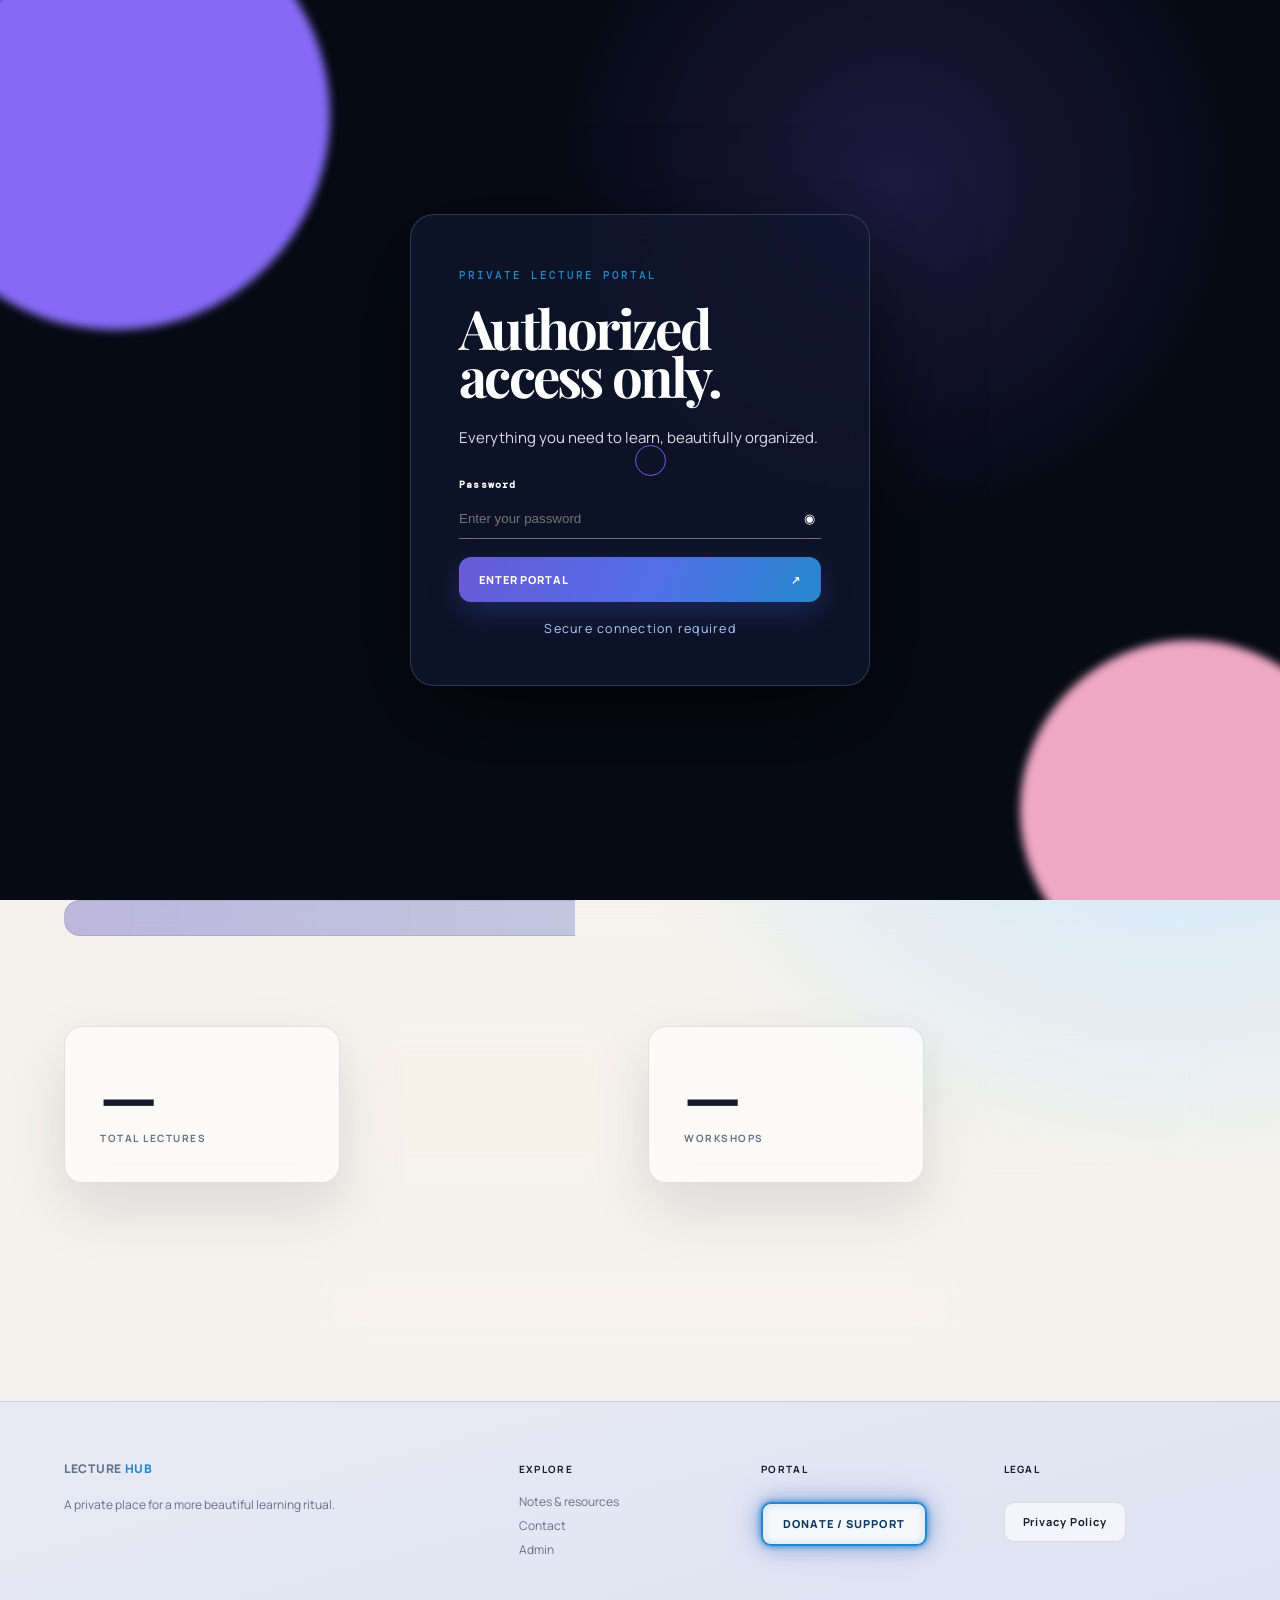
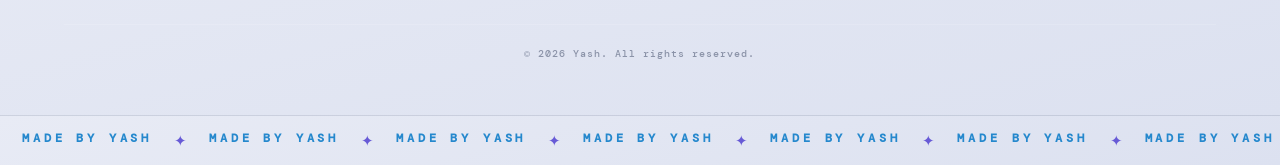
<file: index.html>
<!doctype html><html lang="en"><head><meta charset="utf-8"><meta name="viewport" content="width=device-width,initial-scale=1"><title>Lecture Hub — Private Portal</title><link rel="stylesheet" href="styles.css"></head><body data-page="home"><div class="site"><nav class="nav"><a class="brand" href="index.html">LECTURE <i>HUB</i></a><button class="menu" aria-label="Menu">☰</button><div class="nav-links"><a class="active" href="index.html">HOME</a><a href="module-1.html">MODULE 1</a><a href="module-2.html">MODULE 2</a><a href="module-3.html">MODULE 3</a><a href="workshops.html">WORKSHOPS</a><a href="optional-classes.html">OPTIONAL</a><a href="notes.html">NOTES</a><a href="contact.html">CONTACT</a><a href="admin.html">ADMIN</a></div></nav><main><section class="hero"><div class="hero-content reveal"><span class="eyebrow">✦ PORTAL ONLINE</span><h1>LECTURE<br>HUB</h1><p>Everything you need to learn, beautifully organized.</p><div class="hero-actions"><a class="button primary ripple" href="module-1.html">EXPLORE LECTURES <b>↓</b></a><a class="button ripple" href="notes.html">VIEW NOTES <b>↗</b></a></div></div><div class="hero-orbit">A CURATED LEARNING ARCHIVE</div></section><div id="announce" class="announcement"></div><section id="stats" class="stats"><div><strong>—</strong><span>TOTAL LECTURES</span></div><div><strong>—</strong><span>MODULES</span></div><div><strong>—</strong><span>WORKSHOPS</span></div><div><strong>—</strong><span>OPTIONAL CLASSES</span></div></section><div class="donate-note">Enjoying the archive? Please consider a small donation from the <a href="contact.html">Contact</a> section to help keep it running.</div></main><footer class="footer"><div><a class="brand" href="index.html">LECTURE <i>HUB</i></a><p>A private place for a more beautiful learning ritual.</p></div><div><b>EXPLORE</b><p><a href="notes.html">Notes &amp; resources</a><br><a href="contact.html">Contact</a><br><a href="admin.html">Admin</a></p></div><div><b>PORTAL</b><p><a href="contact.html">Donate / support</a><br><a href="privacy.html">Privacy Policy</a><br>MADE BY YASH</p></div><div class="copyright">© 2026 Yash. All rights reserved.</div></footer></div><script src="api.js"></script><script src="auth.js"></script><script src="animations.js"></script><script src="app.js"></script><script>document.querySelector('.menu').onclick=()=>document.querySelector('.nav').classList.toggle('open')</script></body></html>
</file>
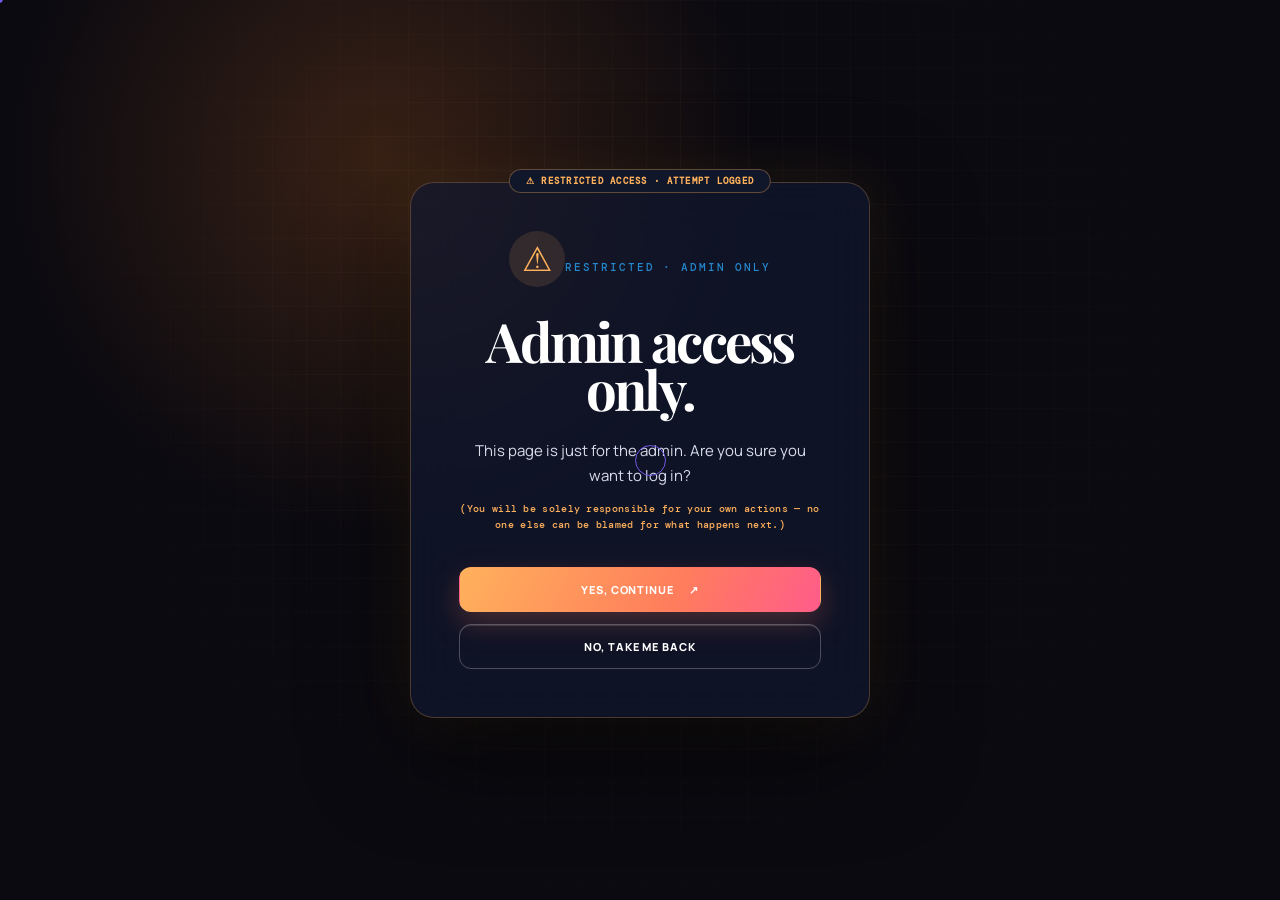
<file: admin.html>
<!doctype html><html lang="en"><head><meta charset="utf-8"><meta name="viewport" content="width=device-width,initial-scale=1"><title>Admin — Lecture Hub</title><link rel="stylesheet" href="styles.css"></head><body class="admin"><nav class="nav"><a class="brand" href="index.html">LECTURE <i>HUB</i></a><a class="all-link" href="index.html">RETURN TO PORTAL ↗</a></nav><main id="admin-content"></main><script src="api.js"></script><script src="auth.js"></script><script src="animations.js"></script><script src="app.js"></script></body></html>
</file>
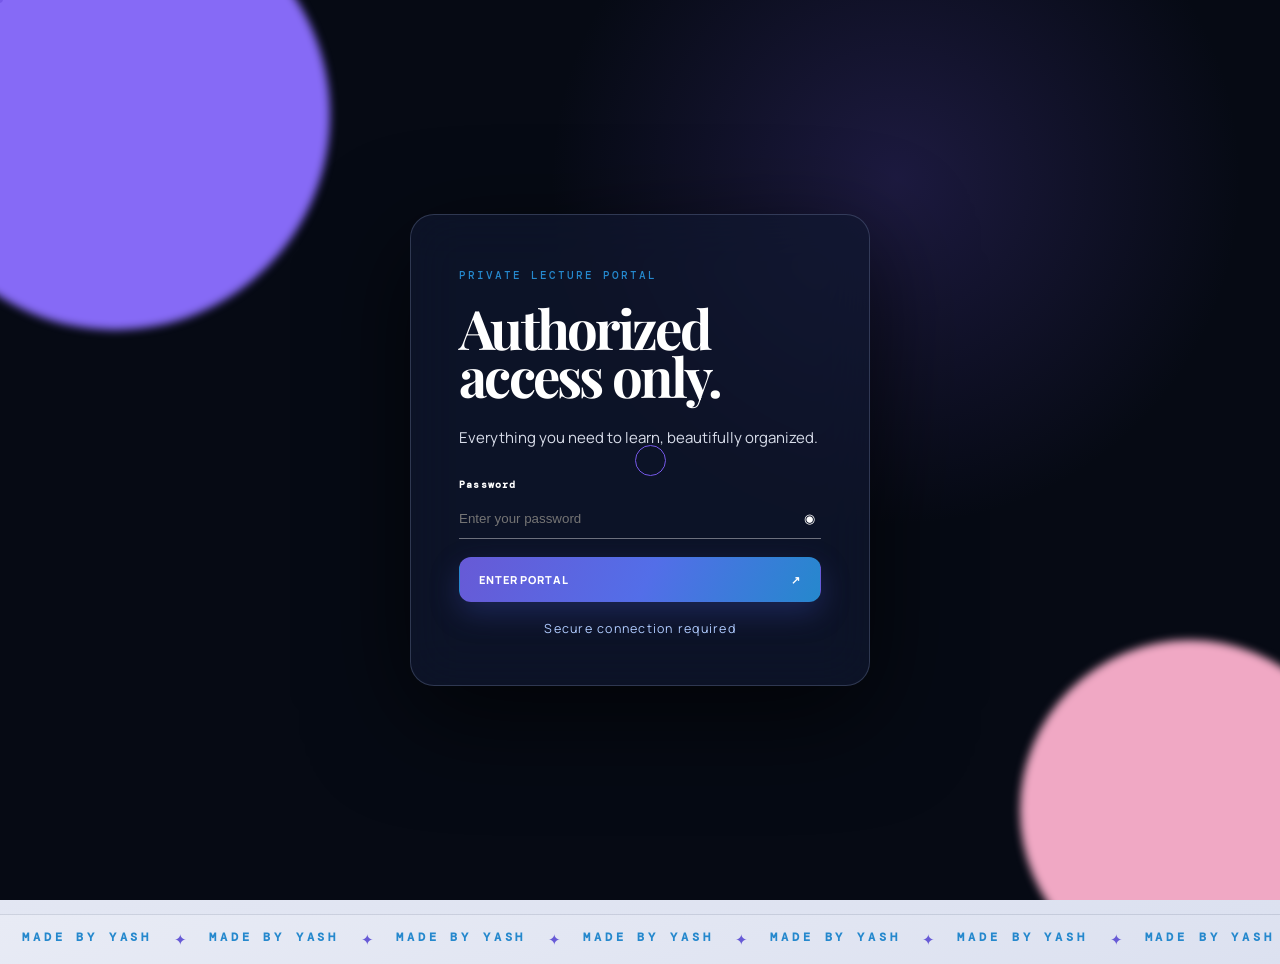
<file: contact.html>
<!doctype html><html lang="en"><head><meta charset="utf-8"><meta name="viewport" content="width=device-width,initial-scale=1"><title>Contact — Lecture Hub</title><link rel="stylesheet" href="styles.css"></head><body data-page="contact"><nav class="nav"><a class="brand" href="index.html">LECTURE <i>HUB</i></a><button class="menu">☰</button><div class="nav-links"><a href="index.html">HOME</a><a href="module-1.html">MODULE 1</a><a href="module-2.html">MODULE 2</a><a href="module-3.html">MODULE 3</a><a href="workshops.html">WORKSHOPS</a><a href="optional-classes.html">OPTIONAL</a><a href="notes.html">NOTES</a><a class="active" href="contact.html">CONTACT</a><a href="admin.html">ADMIN</a></div></nav><main id="dynamic-content" class="dynamic"><div class="lecture-card skeleton"><i></i><i></i></div></main><footer class="footer"><div><a class="brand" href="index.html">LECTURE <i>HUB</i></a><p>A private place for a more beautiful learning ritual.</p></div><div><b>EXPLORE</b><p><a href="notes.html">Notes &amp; resources</a><br><a href="contact.html">Contact</a><br><a href="admin.html">Admin</a></p></div><div><b>PORTAL</b><p><a href="contact.html">Donate / support</a><br><a href="privacy.html">Privacy Policy</a><br>MADE BY YASH</p></div><div class="copyright">© 2026 Yash. All rights reserved.</div></footer><script src="api.js"></script><script src="auth.js"></script><script src="animations.js"></script><script src="app.js"></script><script>document.querySelector('.menu').onclick=()=>document.querySelector('.nav').classList.toggle('open')</script></body></html>
</file>
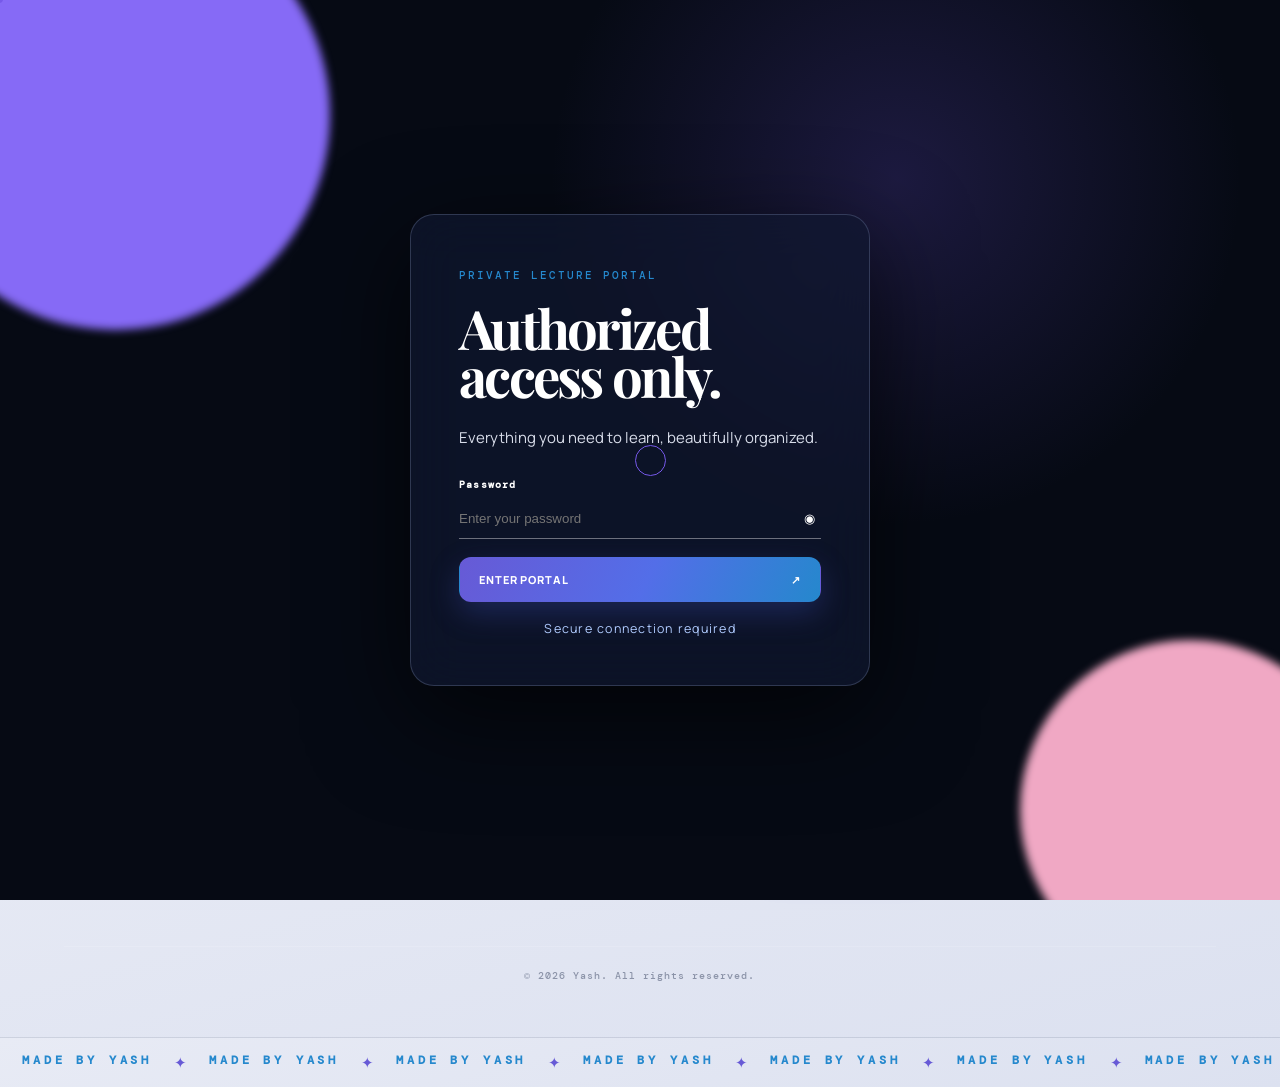
<file: module-1.html>
<!doctype html><html lang="en"><head><meta charset="utf-8"><meta name="viewport" content="width=device-width,initial-scale=1"><title>Module 1 — Lecture Hub</title><link rel="stylesheet" href="styles.css"></head><body data-category="MODULE 1"><nav class="nav"><a class="brand" href="index.html">LECTURE <i>HUB</i></a><button class="menu">☰</button><div class="nav-links"><a href="index.html">HOME</a><a class="active" href="module-1.html">MODULE 1</a><a href="module-2.html">MODULE 2</a><a href="module-3.html">MODULE 3</a><a href="workshops.html">WORKSHOPS</a><a href="optional-classes.html">OPTIONAL</a><a href="notes.html">NOTES</a><a href="contact.html">CONTACT</a><a href="admin.html">ADMIN</a></div></nav><main><header class="page-hero"><span class="eyebrow">LECTURE ARCHIVE / 01</span><h1>MODULE 1</h1><p class="lede">Explore every session in this learning module.</p></header><section class="catalog-controls"><input id="search" placeholder="Search lectures, instructors, dates…"><select id="status"><option>ALL</option><option>LIVE</option><option>UPCOMING</option><option>NEW</option><option>ARCHIVED</option></select><select id="sort"><option>Newest</option><option>Oldest</option><option>Lecture Name</option><option>Instructor</option></select><span id="found" class="found">Loading lectures</span></section><section class="section"><div id="lecture-grid" class="lecture-grid"></div></section></main><footer class="footer"><div><a class="brand" href="index.html">LECTURE <i>HUB</i></a><p>A private place for a more beautiful learning ritual.</p></div><div><b>EXPLORE</b><p><a href="notes.html">Notes &amp; resources</a><br><a href="contact.html">Contact</a><br><a href="admin.html">Admin</a></p></div><div><b>PORTAL</b><p><a href="contact.html">Donate / support</a><br><a href="privacy.html">Privacy Policy</a><br>MADE BY YASH</p></div><div class="copyright">© 2026 Yash. All rights reserved.</div></footer><script src="api.js"></script><script src="auth.js"></script><script src="animations.js"></script><script src="app.js"></script><script>document.querySelector('.menu').onclick=()=>document.querySelector('.nav').classList.toggle('open')</script></body></html>
</file>
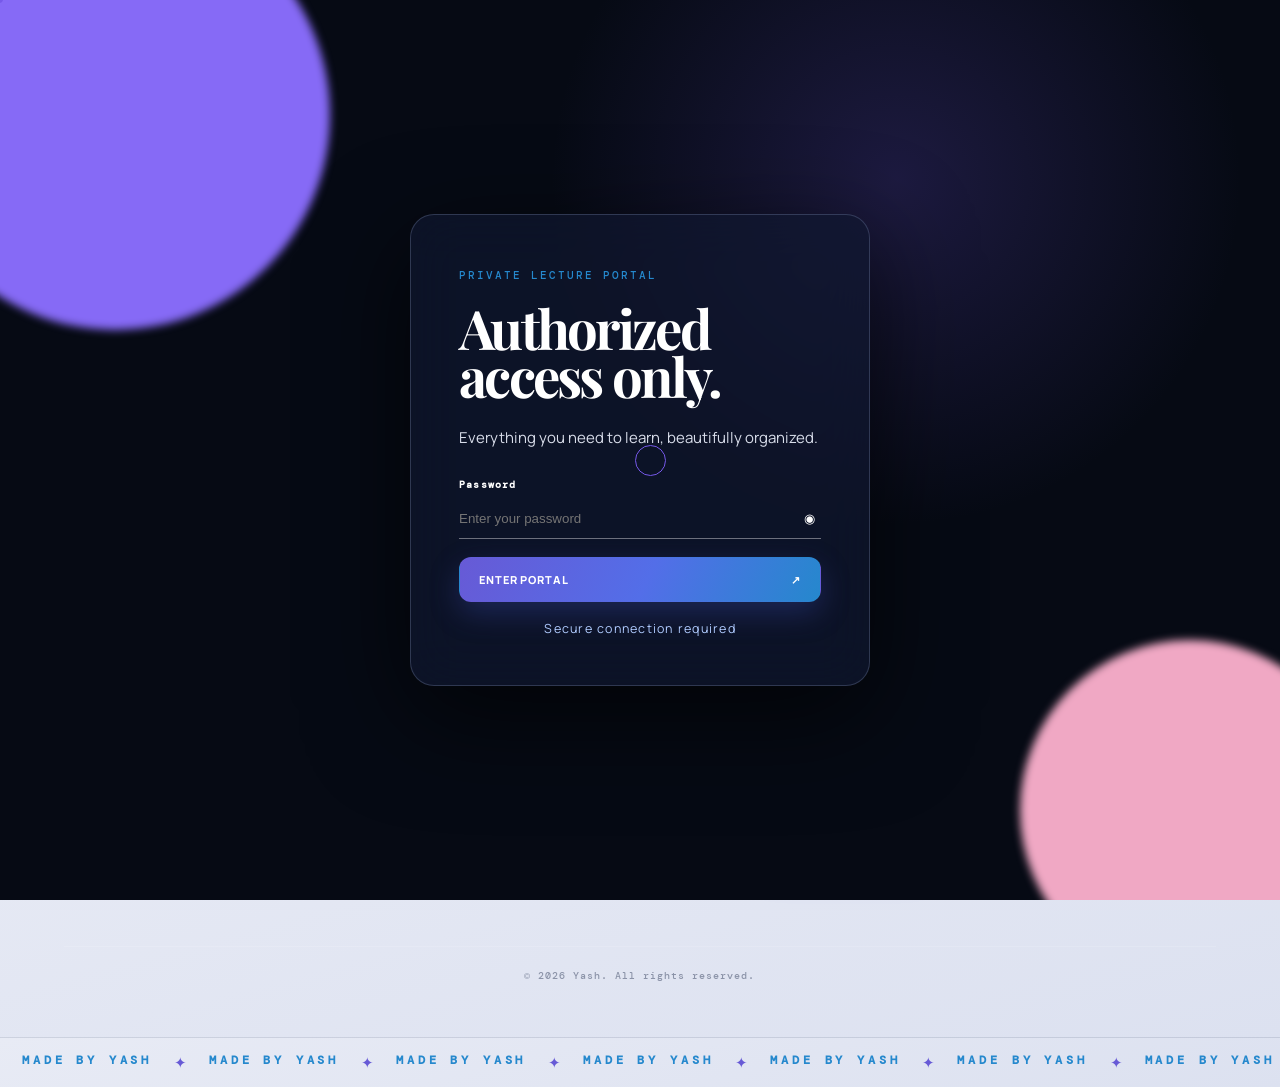
<file: module-2.html>
<!doctype html><html lang="en"><head><meta charset="utf-8"><meta name="viewport" content="width=device-width,initial-scale=1"><title>Module 2 — Lecture Hub</title><link rel="stylesheet" href="styles.css"></head><body data-category="MODULE 2"><nav class="nav"><a class="brand" href="index.html">LECTURE <i>HUB</i></a><button class="menu">☰</button><div class="nav-links"><a href="index.html">HOME</a><a href="module-1.html">MODULE 1</a><a class="active" href="module-2.html">MODULE 2</a><a href="module-3.html">MODULE 3</a><a href="workshops.html">WORKSHOPS</a><a href="optional-classes.html">OPTIONAL</a><a href="notes.html">NOTES</a><a href="contact.html">CONTACT</a><a href="admin.html">ADMIN</a></div></nav><main><header class="page-hero"><span class="eyebrow">LECTURE ARCHIVE / 02</span><h1>MODULE 2</h1><p class="lede">Explore every session in this learning module.</p></header><section class="catalog-controls"><input id="search" placeholder="Search lectures, instructors, dates…"><select id="status"><option>ALL</option><option>LIVE</option><option>UPCOMING</option><option>NEW</option><option>ARCHIVED</option></select><select id="sort"><option>Newest</option><option>Oldest</option><option>Lecture Name</option><option>Instructor</option></select><span id="found" class="found">Loading lectures</span></section><section class="section"><div id="lecture-grid" class="lecture-grid"></div></section></main><footer class="footer"><div><a class="brand" href="index.html">LECTURE <i>HUB</i></a><p>A private place for a more beautiful learning ritual.</p></div><div><b>EXPLORE</b><p><a href="notes.html">Notes &amp; resources</a><br><a href="contact.html">Contact</a><br><a href="admin.html">Admin</a></p></div><div><b>PORTAL</b><p><a href="contact.html">Donate / support</a><br><a href="privacy.html">Privacy Policy</a><br>MADE BY YASH</p></div><div class="copyright">© 2026 Yash. All rights reserved.</div></footer><script src="api.js"></script><script src="auth.js"></script><script src="animations.js"></script><script src="app.js"></script><script>document.querySelector('.menu').onclick=()=>document.querySelector('.nav').classList.toggle('open')</script></body></html>
</file>
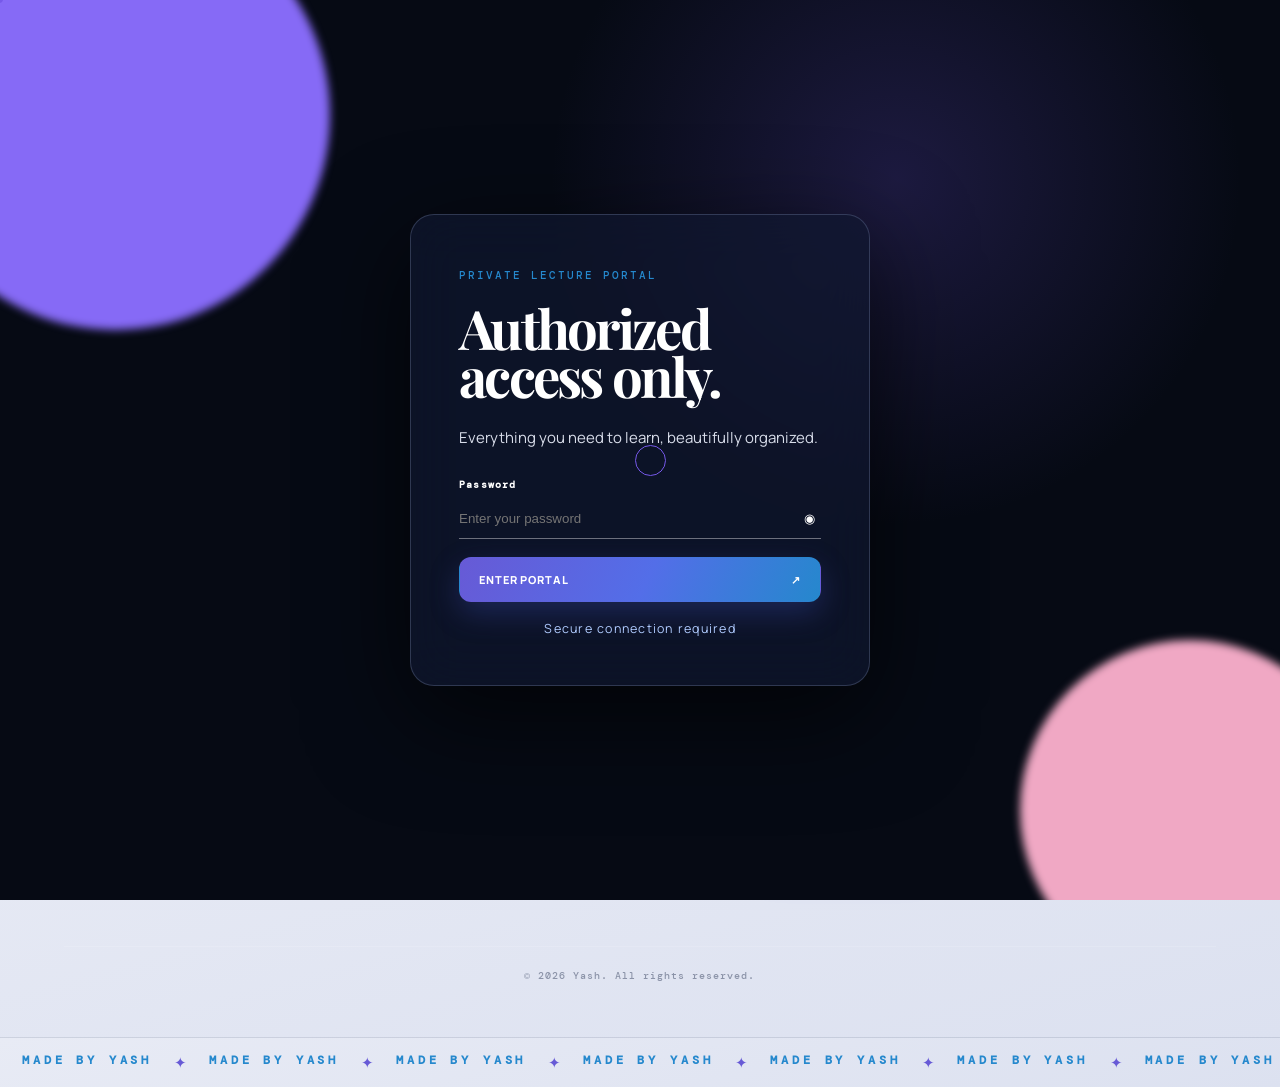
<file: module-3.html>
<!doctype html><html lang="en"><head><meta charset="utf-8"><meta name="viewport" content="width=device-width,initial-scale=1"><title>Module 3 — Lecture Hub</title><link rel="stylesheet" href="styles.css"></head><body data-category="MODULE 3"><nav class="nav"><a class="brand" href="index.html">LECTURE <i>HUB</i></a><button class="menu">☰</button><div class="nav-links"><a href="index.html">HOME</a><a href="module-1.html">MODULE 1</a><a href="module-2.html">MODULE 2</a><a class="active" href="module-3.html">MODULE 3</a><a href="workshops.html">WORKSHOPS</a><a href="optional-classes.html">OPTIONAL</a><a href="notes.html">NOTES</a><a href="contact.html">CONTACT</a><a href="admin.html">ADMIN</a></div></nav><main><header class="page-hero"><span class="eyebrow">LECTURE ARCHIVE / 03</span><h1>MODULE 3</h1><p class="lede">Explore every session in this learning module.</p></header><section class="catalog-controls"><input id="search" placeholder="Search lectures, instructors, dates…"><select id="status"><option>ALL</option><option>LIVE</option><option>UPCOMING</option><option>NEW</option><option>ARCHIVED</option></select><select id="sort"><option>Newest</option><option>Oldest</option><option>Lecture Name</option><option>Instructor</option></select><span id="found" class="found">Loading lectures</span></section><section class="section"><div id="lecture-grid" class="lecture-grid"></div></section></main><footer class="footer"><div><a class="brand" href="index.html">LECTURE <i>HUB</i></a><p>A private place for a more beautiful learning ritual.</p></div><div><b>EXPLORE</b><p><a href="notes.html">Notes &amp; resources</a><br><a href="contact.html">Contact</a><br><a href="admin.html">Admin</a></p></div><div><b>PORTAL</b><p><a href="contact.html">Donate / support</a><br><a href="privacy.html">Privacy Policy</a><br>MADE BY YASH</p></div><div class="copyright">© 2026 Yash. All rights reserved.</div></footer><script src="api.js"></script><script src="auth.js"></script><script src="animations.js"></script><script src="app.js"></script><script>document.querySelector('.menu').onclick=()=>document.querySelector('.nav').classList.toggle('open')</script></body></html>
</file>
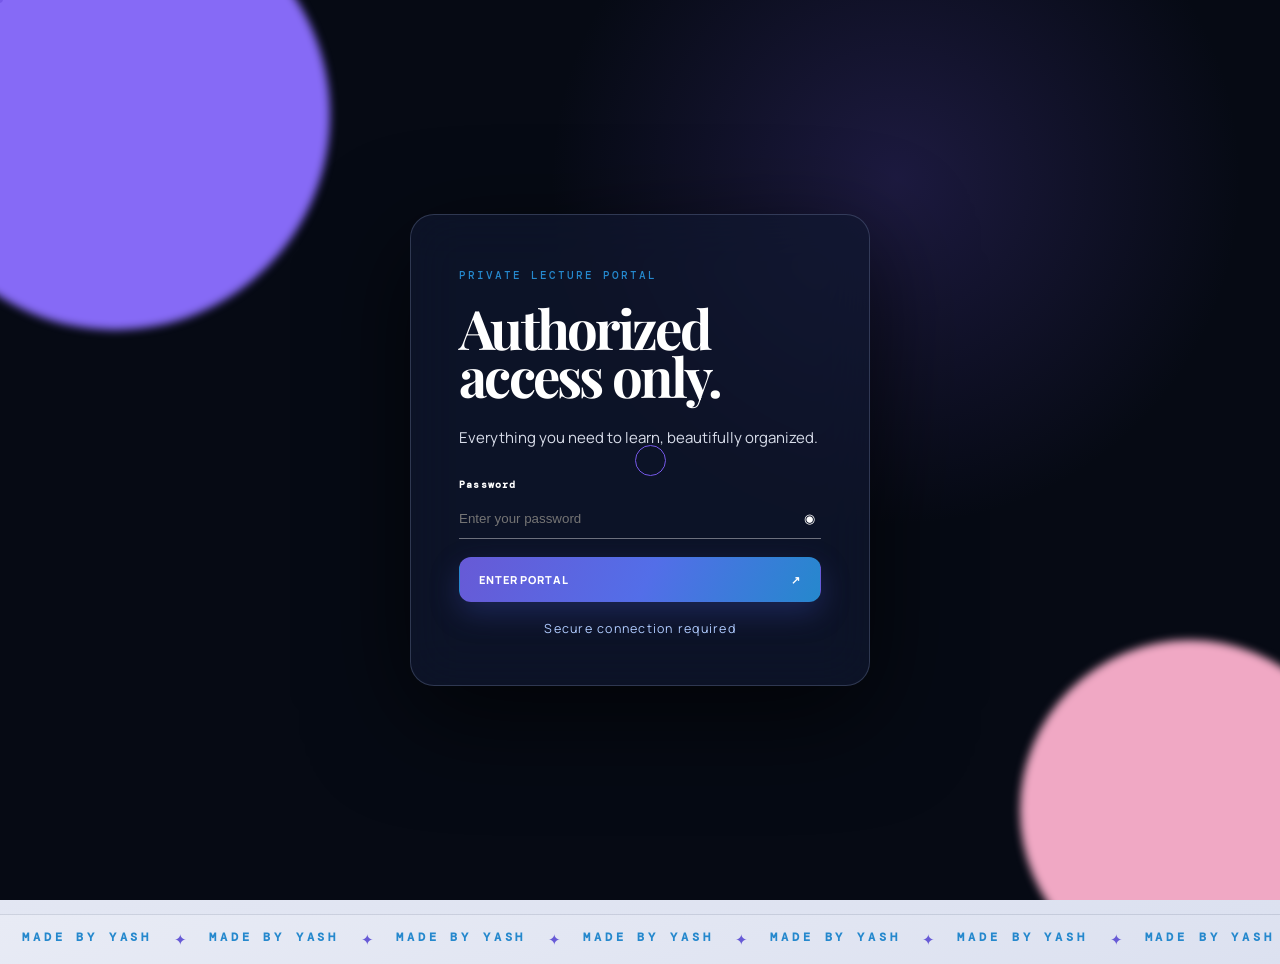
<file: notes.html>
<!doctype html><html lang="en"><head><meta charset="utf-8"><meta name="viewport" content="width=device-width,initial-scale=1"><title>Notes — Lecture Hub</title><link rel="stylesheet" href="styles.css"></head><body data-page="notes"><nav class="nav"><a class="brand" href="index.html">LECTURE <i>HUB</i></a><button class="menu">☰</button><div class="nav-links"><a href="index.html">HOME</a><a href="module-1.html">MODULE 1</a><a href="module-2.html">MODULE 2</a><a href="module-3.html">MODULE 3</a><a href="workshops.html">WORKSHOPS</a><a href="optional-classes.html">OPTIONAL</a><a class="active" href="notes.html">NOTES</a><a href="contact.html">CONTACT</a><a href="admin.html">ADMIN</a></div></nav><main id="dynamic-content" class="dynamic"><div class="lecture-card skeleton"><i></i><i></i></div></main><footer class="footer"><div><a class="brand" href="index.html">LECTURE <i>HUB</i></a><p>A private place for a more beautiful learning ritual.</p></div><div><b>EXPLORE</b><p><a href="notes.html">Notes &amp; resources</a><br><a href="contact.html">Contact</a><br><a href="admin.html">Admin</a></p></div><div><b>PORTAL</b><p><a href="contact.html">Donate / support</a><br><a href="privacy.html">Privacy Policy</a><br>MADE BY YASH</p></div><div class="copyright">© 2026 Yash. All rights reserved.</div></footer><script src="api.js"></script><script src="auth.js"></script><script src="animations.js"></script><script src="app.js"></script><script>document.querySelector('.menu').onclick=()=>document.querySelector('.nav').classList.toggle('open')</script></body></html>
</file>
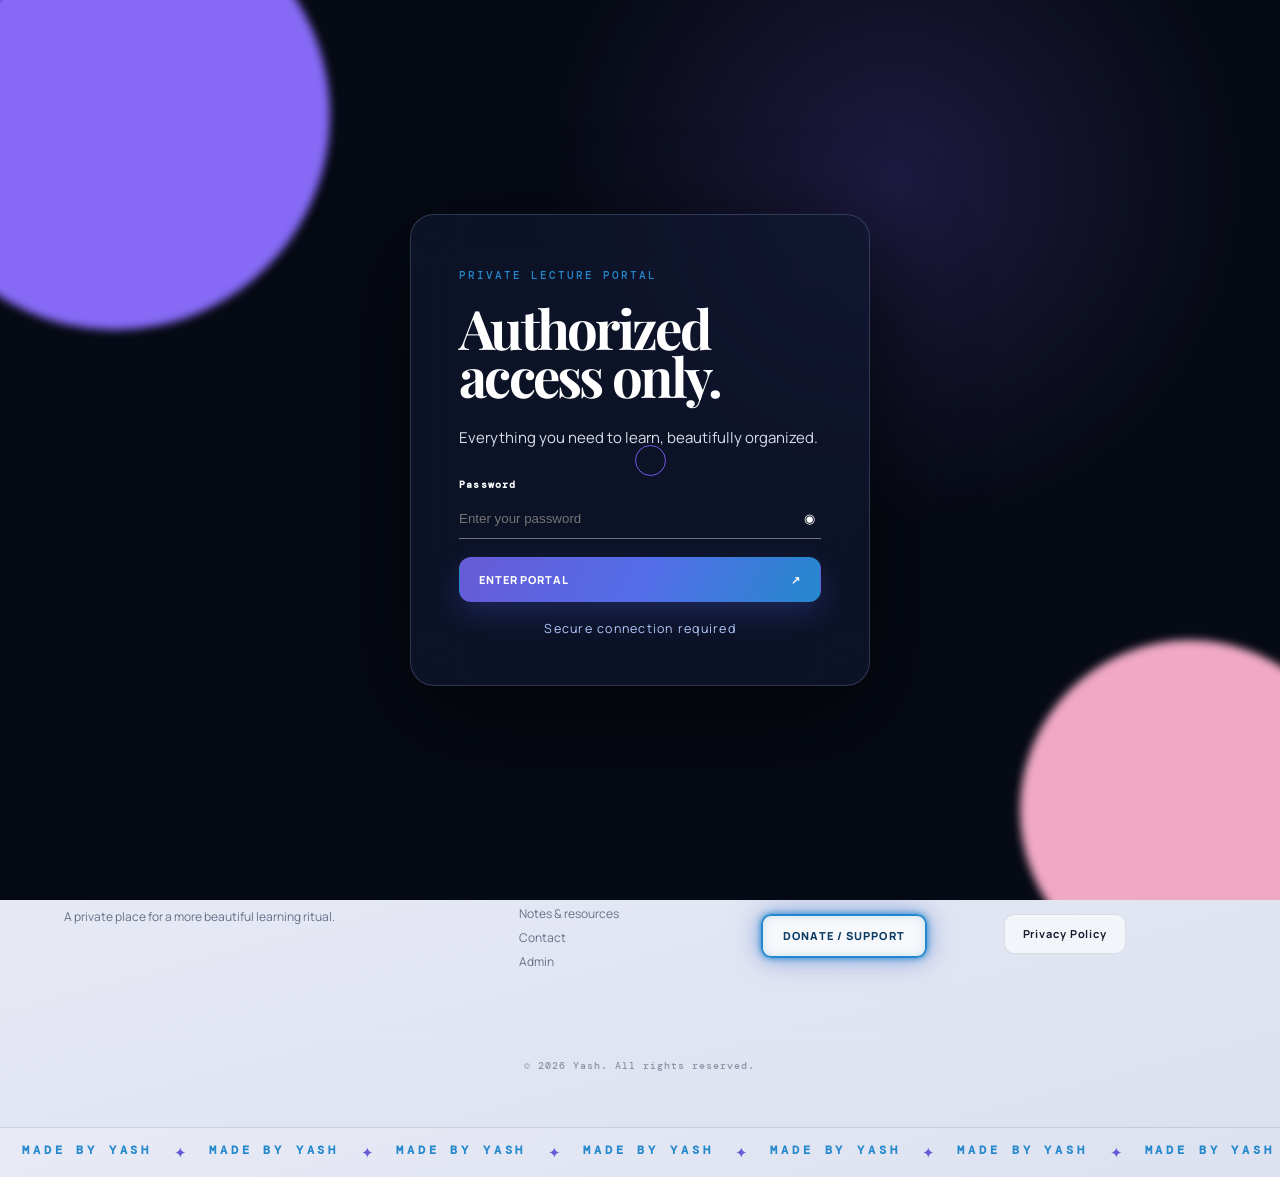
<file: optional-classes.html>
<!doctype html><html lang="en"><head><meta charset="utf-8"><meta name="viewport" content="width=device-width,initial-scale=1"><title>Optional Classes — Lecture Hub</title><link rel="stylesheet" href="styles.css"></head><body data-category="OPTIONAL CLASSES"><nav class="nav"><a class="brand" href="index.html">LECTURE <i>HUB</i></a><button class="menu">☰</button><div class="nav-links"><a href="index.html">HOME</a><a href="module-1.html">MODULE 1</a><a href="module-2.html">MODULE 2</a><a href="module-3.html">MODULE 3</a><a href="workshops.html">WORKSHOPS</a><a class="active" href="optional-classes.html">OPTIONAL</a><a href="notes.html">NOTES</a><a href="contact.html">CONTACT</a><a href="admin.html">ADMIN</a></div></nav><main><header class="page-hero"><span class="eyebrow">BEYOND THE CORE</span><h1>OPTIONAL<br>CLASSES</h1><p class="lede">Extra sessions to take your learning further.</p></header><section class="catalog-controls"><input id="search" placeholder="Search classes, instructors, dates…"><select id="status"><option>ALL</option><option>LIVE</option><option>UPCOMING</option><option>NEW</option><option>ARCHIVED</option></select><select id="sort"><option>Newest</option><option>Oldest</option><option>Lecture Name</option><option>Instructor</option></select><span id="found" class="found">Loading classes</span></section><section class="section"><div id="lecture-grid" class="lecture-grid"></div></section></main><footer class="footer"><div><a class="brand" href="index.html">LECTURE <i>HUB</i></a><p>A private place for a more beautiful learning ritual.</p></div><div><b>EXPLORE</b><p><a href="notes.html">Notes &amp; resources</a><br><a href="contact.html">Contact</a><br><a href="admin.html">Admin</a></p></div><div><b>PORTAL</b><p><a href="contact.html">Donate / support</a><br><a href="privacy.html">Privacy Policy</a><br>MADE BY YASH</p></div><div class="copyright">© 2026 Yash. All rights reserved.</div></footer><script src="api.js"></script><script src="auth.js"></script><script src="animations.js"></script><script src="app.js"></script><script>document.querySelector('.menu').onclick=()=>document.querySelector('.nav').classList.toggle('open')</script></body></html>
</file>
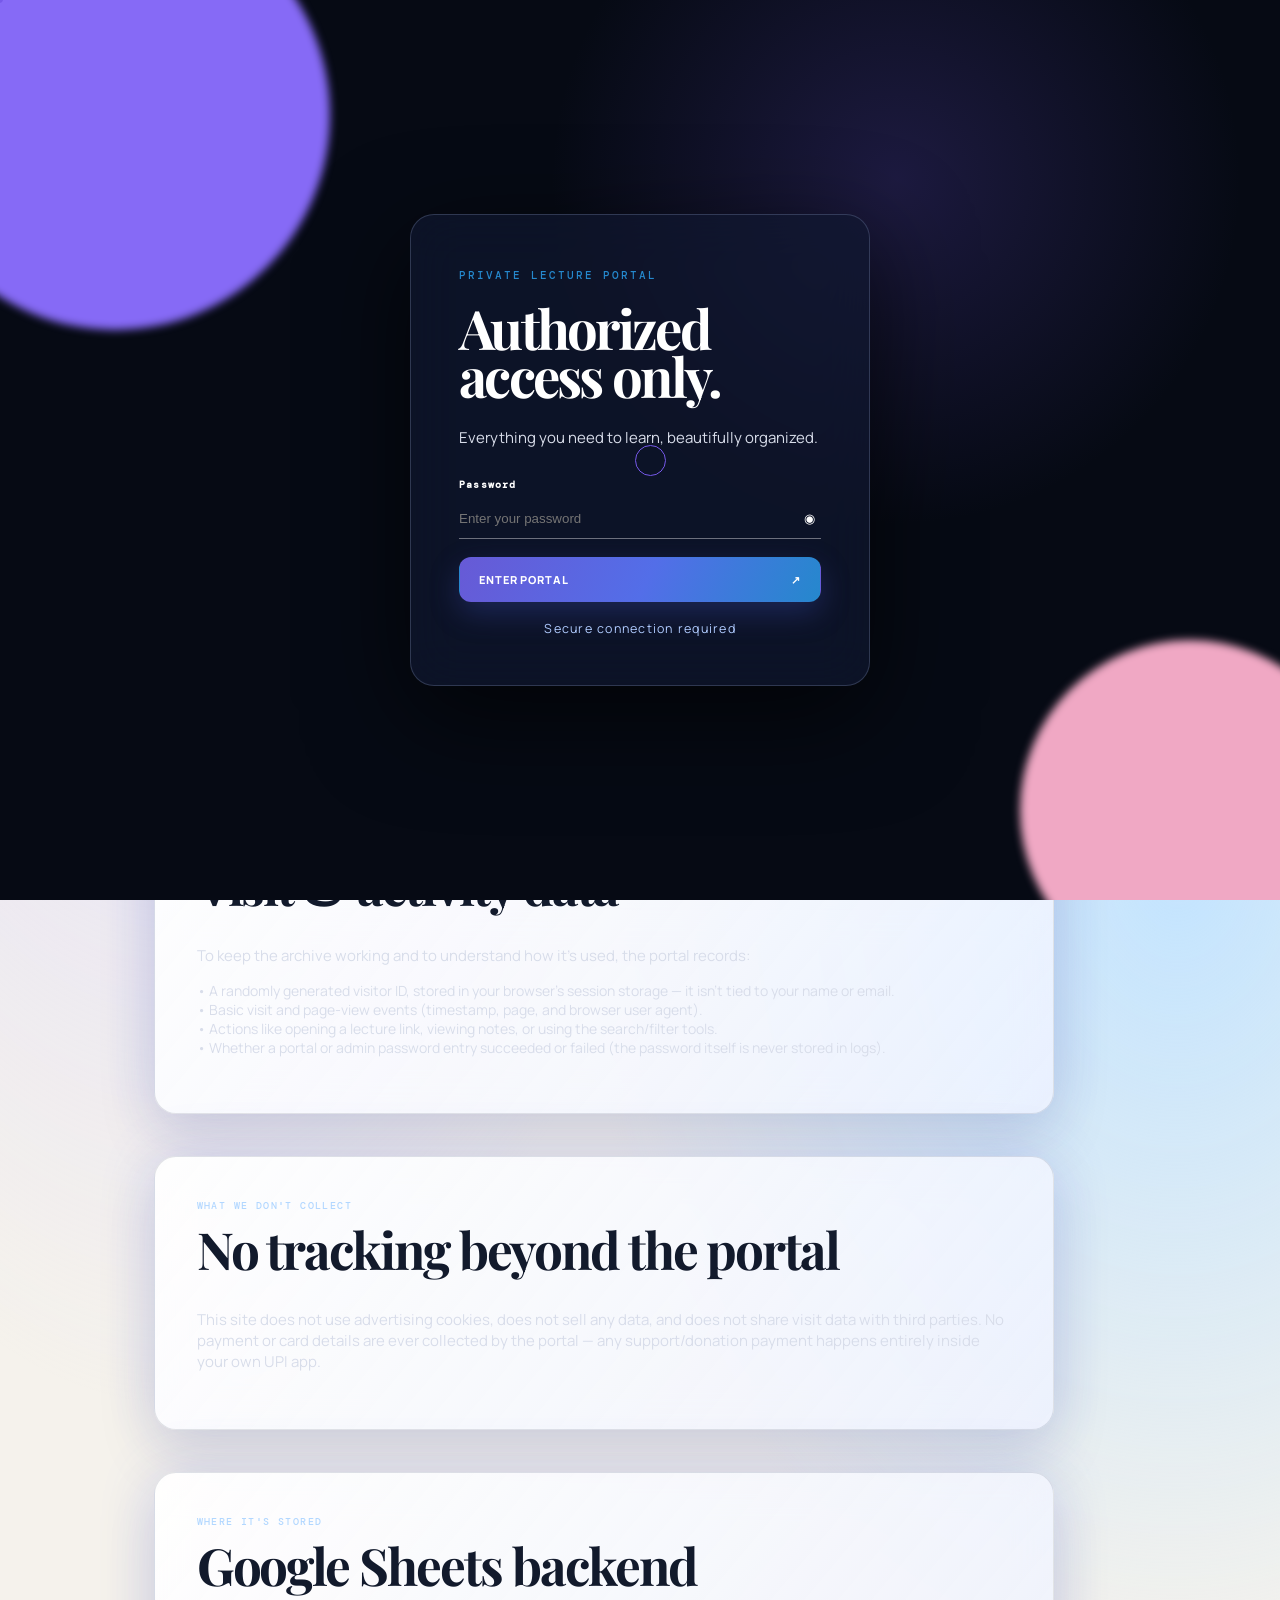
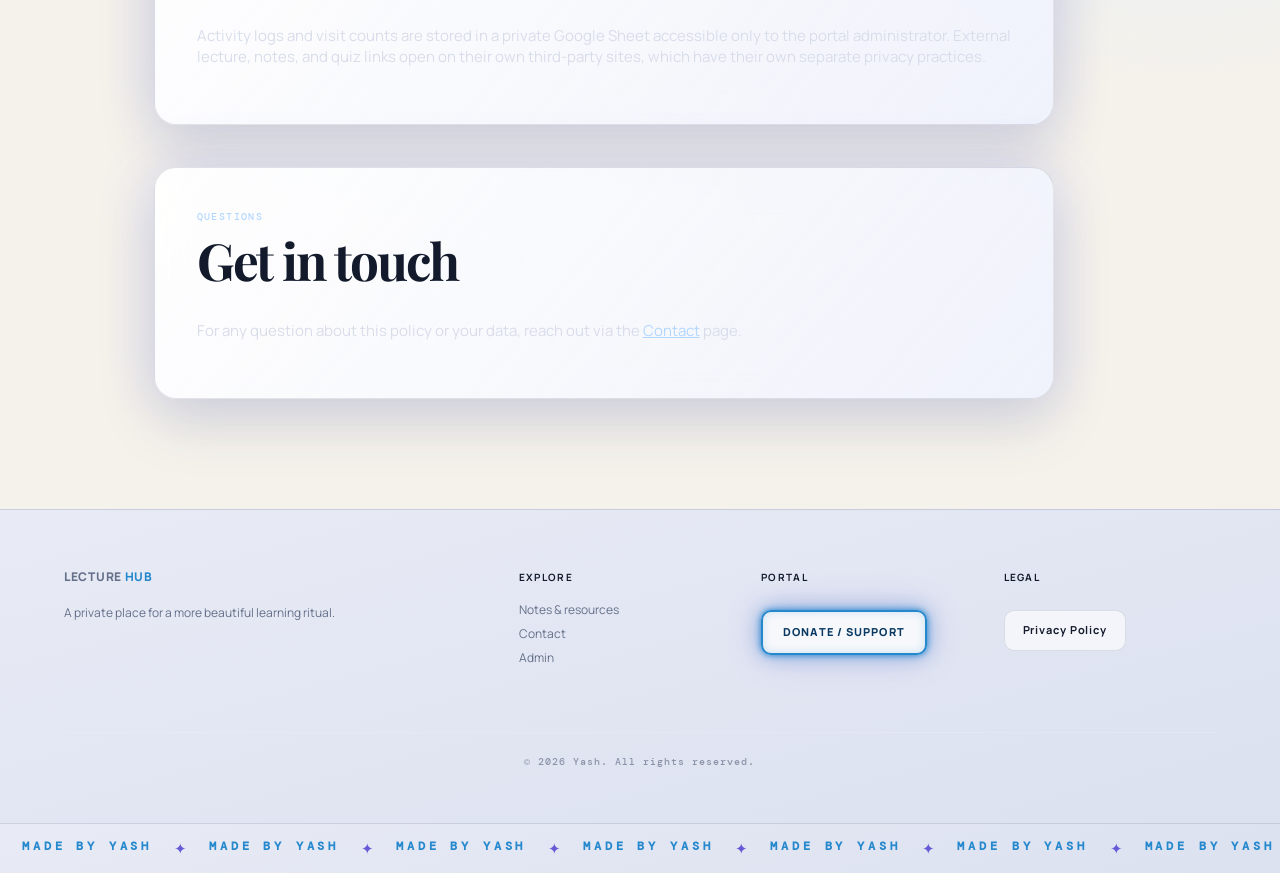
<file: privacy.html>
<!doctype html><html lang="en"><head><meta charset="utf-8"><meta name="viewport" content="width=device-width,initial-scale=1"><title>Privacy Policy — Lecture Hub</title><link rel="stylesheet" href="styles.css"></head><body data-page="privacy"><nav class="nav"><a class="brand" href="index.html">LECTURE <i>HUB</i></a><button class="menu">☰</button><div class="nav-links"><a href="index.html">HOME</a><a href="module-1.html">MODULE 1</a><a href="module-2.html">MODULE 2</a><a href="module-3.html">MODULE 3</a><a href="workshops.html">WORKSHOPS</a><a href="optional-classes.html">OPTIONAL</a><a href="notes.html">NOTES</a><a href="contact.html">CONTACT</a><a href="admin.html">ADMIN</a></div></nav><main class="dynamic"><span class="eyebrow">LEGAL</span><h1>PRIVACY<br>POLICY</h1><p class="lede">What this portal collects, why, and how it's used.</p>

<div class="resource-card" style="max-width:900px"><span>OVERVIEW</span><h2>A private, invite-only archive</h2><p style="color:#d8ddea;line-height:1.8;font:15px Manrope">Lecture Hub is a private learning portal. It is not indexed by search engines and is intended only for people who have been given access. This page explains, in plain terms, what limited information the portal keeps track of.</p></div>

<div class="resource-card" style="max-width:900px"><span>WHAT WE COLLECT</span><h2>Visit &amp; activity data</h2><p style="color:#d8ddea;line-height:1.8;font:15px Manrope">To keep the archive working and to understand how it's used, the portal records:</p><p style="color:#d8ddea;line-height:1.9;font:14px Manrope">• A randomly generated visitor ID, stored in your browser's session storage — it isn't tied to your name or email.<br>• Basic visit and page-view events (timestamp, page, and browser user agent).<br>• Actions like opening a lecture link, viewing notes, or using the search/filter tools.<br>• Whether a portal or admin password entry succeeded or failed (the password itself is never stored in logs).</p></div>

<div class="resource-card" style="max-width:900px"><span>WHAT WE DON'T COLLECT</span><h2>No tracking beyond the portal</h2><p style="color:#d8ddea;line-height:1.8;font:15px Manrope">This site does not use advertising cookies, does not sell any data, and does not share visit data with third parties. No payment or card details are ever collected by the portal — any support/donation payment happens entirely inside your own UPI app.</p></div>

<div class="resource-card" style="max-width:900px"><span>WHERE IT'S STORED</span><h2>Google Sheets backend</h2><p style="color:#d8ddea;line-height:1.8;font:15px Manrope">Activity logs and visit counts are stored in a private Google Sheet accessible only to the portal administrator. External lecture, notes, and quiz links open on their own third-party sites, which have their own separate privacy practices.</p></div>

<div class="resource-card" style="max-width:900px"><span>QUESTIONS</span><h2>Get in touch</h2><p style="color:#d8ddea;line-height:1.8;font:15px Manrope">For any question about this policy or your data, reach out via the <a style="color:#b2d7ff" href="contact.html">Contact</a> page.</p></div>

</main><footer class="footer"><div><a class="brand" href="index.html">LECTURE <i>HUB</i></a><p>A private place for a more beautiful learning ritual.</p></div><div><b>EXPLORE</b><p><a href="notes.html">Notes &amp; resources</a><br><a href="contact.html">Contact</a><br><a href="admin.html">Admin</a></p></div><div><b>PORTAL</b><p><a href="contact.html">Donate / support</a><br><a href="privacy.html">Privacy Policy</a><br>MADE BY YASH</p></div><div class="copyright">© 2026 Yash. All rights reserved.</div></footer><script src="api.js"></script><script src="auth.js"></script><script src="animations.js"></script><script src="app.js"></script><script>document.querySelector('.menu').onclick=()=>document.querySelector('.nav').classList.toggle('open')</script></body></html>
</file>
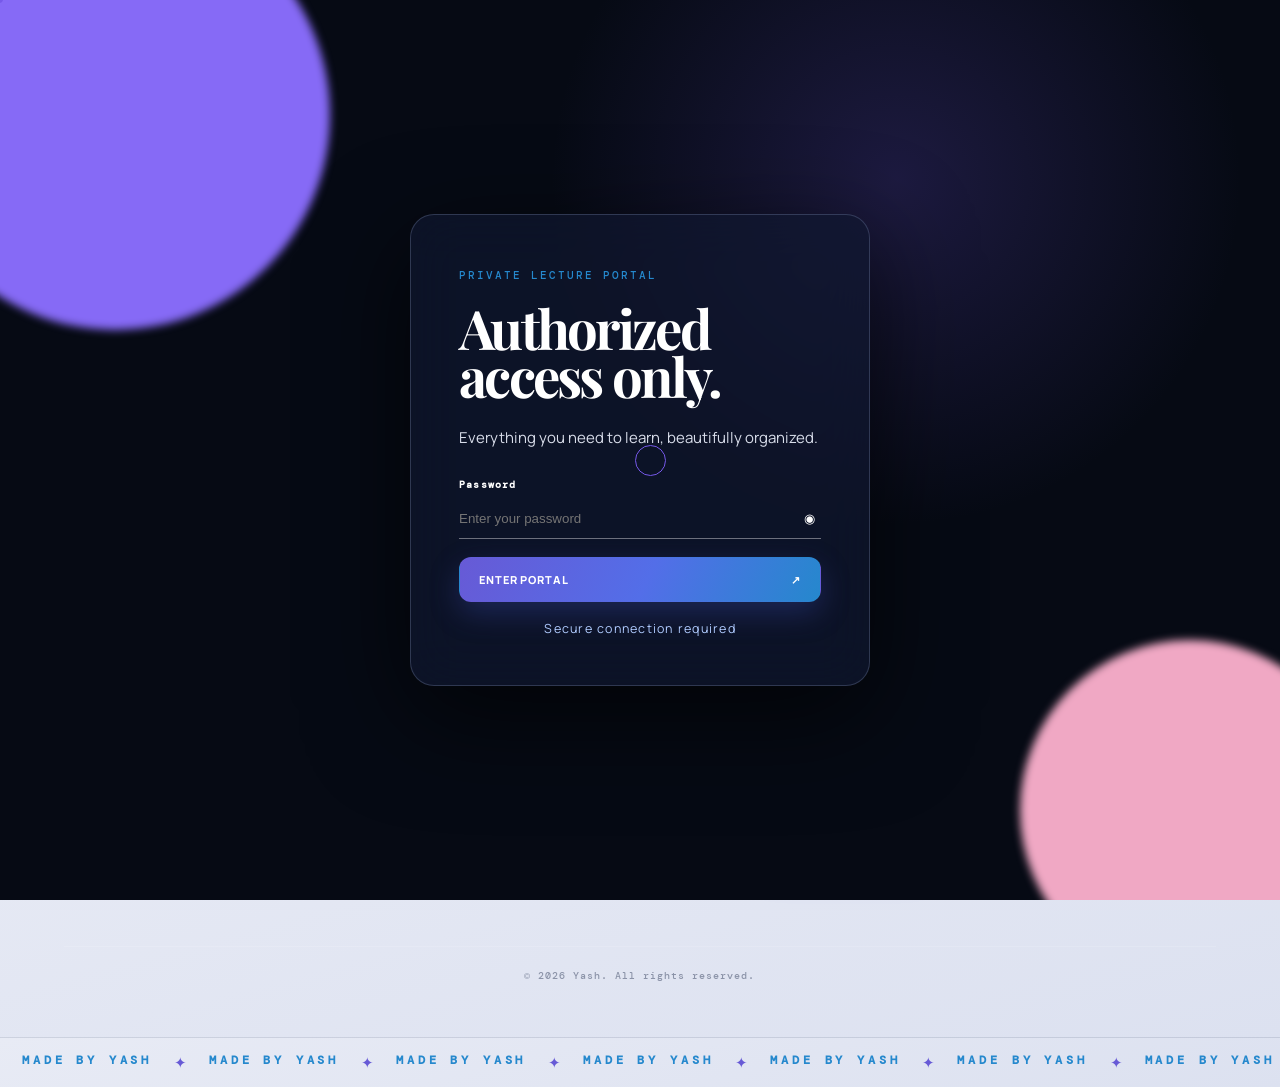
<file: workshops.html>
<!doctype html><html lang="en"><head><meta charset="utf-8"><meta name="viewport" content="width=device-width,initial-scale=1"><title>Workshops — Lecture Hub</title><link rel="stylesheet" href="styles.css"></head><body data-category="WORKSHOPS"><nav class="nav"><a class="brand" href="index.html">LECTURE <i>HUB</i></a><button class="menu">☰</button><div class="nav-links"><a href="index.html">HOME</a><a href="module-1.html">MODULE 1</a><a href="module-2.html">MODULE 2</a><a href="module-3.html">MODULE 3</a><a class="active" href="workshops.html">WORKSHOPS</a><a href="optional-classes.html">OPTIONAL</a><a href="notes.html">NOTES</a><a href="contact.html">CONTACT</a><a href="admin.html">ADMIN</a></div></nav><main><header class="page-hero"><span class="eyebrow">PRACTICAL LEARNING</span><h1>WORKSHOPS</h1><p class="lede">Hands-on sessions, collected in one focused archive.</p></header><section class="catalog-controls"><input id="search" placeholder="Search workshops, instructors, dates…"><select id="status"><option>ALL</option><option>LIVE</option><option>UPCOMING</option><option>NEW</option><option>ARCHIVED</option></select><select id="sort"><option>Newest</option><option>Oldest</option><option>Lecture Name</option><option>Instructor</option></select><span id="found" class="found">Loading workshops</span></section><section class="section"><div id="lecture-grid" class="lecture-grid"></div></section></main><footer class="footer"><div><a class="brand" href="index.html">LECTURE <i>HUB</i></a><p>A private place for a more beautiful learning ritual.</p></div><div><b>EXPLORE</b><p><a href="notes.html">Notes &amp; resources</a><br><a href="contact.html">Contact</a><br><a href="admin.html">Admin</a></p></div><div><b>PORTAL</b><p><a href="contact.html">Donate / support</a><br><a href="privacy.html">Privacy Policy</a><br>MADE BY YASH</p></div><div class="copyright">© 2026 Yash. All rights reserved.</div></footer><script src="api.js"></script><script src="auth.js"></script><script src="animations.js"></script><script src="app.js"></script><script>document.querySelector('.menu').onclick=()=>document.querySelector('.nav').classList.toggle('open')</script></body></html>
</file>
<file: styles.css>
@import url('https://fonts.googleapis.com/css2?family=DM+Mono:wght@400;500&family=Manrope:wght@400;500;600;700;800&family=Playfair+Display:ital,wght@0,600;0,700;1,600&display=swap');
@import url('premium.css');
html,body{background:#070b16!important;color:#f2f5ff}
:root{--ink:#131927;--muted:#687083;--cream:#f6f1e9;--lav:#e2dcff;--blue:#77b9ff;--violet:#7659e9;--pink:#f3b4cc;--line:rgba(26,31,50,.12);--mx:50vw;--my:50vh}*{box-sizing:border-box}html{scroll-behavior:smooth}body{margin:0;background:var(--cream);color:var(--ink);font:15px Manrope,sans-serif;overflow-x:hidden;background-image:radial-gradient(circle at 10% 10%,#ddd4ff90,transparent 25rem),radial-gradient(circle at 92% 38%,#a7d7ff85,transparent 26rem)}body:before{content:"";position:fixed;inset:0;pointer-events:none;background:radial-gradient(280px circle at var(--mx) var(--my),#ffffff65,transparent 70%);z-index:5}.site{position:relative}.nav{height:76px;display:flex;align-items:center;justify-content:space-between;padding:0 max(5vw,30px);position:sticky;top:0;z-index:20;background:#f6f1e9aa;backdrop-filter:blur(17px);border-bottom:1px solid var(--line)}.brand{color:var(--ink);font-weight:800;letter-spacing:.06em;text-decoration:none;font-size:15px}.brand i{font-style:normal;color:var(--violet)}.nav-links{display:flex;gap:20px;align-items:center}.nav-links a{font-size:11px;letter-spacing:.08em;font-weight:800;color:var(--ink);text-decoration:none}.nav-links a:hover,.nav-links a.active{color:var(--violet)}.menu{display:none;border:0;background:none;font-size:24px}.hero{min-height:670px;padding:120px max(5vw,30px) 60px;position:relative;overflow:hidden;display:grid;align-content:center}.hero:after{content:"";position:absolute;width:540px;height:540px;border-radius:50%;right:-130px;top:40px;background:conic-gradient(from 130deg,#937cff,#a8dcff,#f6bdd2,#937cff);filter:blur(7px);opacity:.75;animation:spin 16s linear infinite}.hero-content{position:relative;z-index:1;max-width:790px}.eyebrow{font:500 11px 'DM Mono';letter-spacing:.18em;color:var(--violet)}h1{font:700 clamp(3.3rem,9vw,8.2rem)/.88 'Playfair Display',serif;letter-spacing:-.065em;margin:20px 0 25px}h2{font:700 clamp(2.2rem,4vw,4rem)/.98 'Playfair Display';letter-spacing:-.04em}.lede,.hero p{font-size:18px;line-height:1.7;max-width:520px;color:var(--muted)}.hero-actions,.resource-card>div,.contact-actions{display:flex;flex-wrap:wrap;gap:12px;margin-top:32px}.button{display:inline-flex;align-items:center;gap:15px;border:1px solid var(--ink);padding:14px 19px;color:var(--ink);background:transparent;text-decoration:none;font:800 11px Manrope;letter-spacing:.08em;cursor:pointer;position:relative;overflow:hidden}.button.primary{background:var(--ink);color:white;border-color:var(--ink)}.button:hover{transform:translateY(-2px);box-shadow:4px 7px 0 var(--lav)}.ink{width:12px;height:12px;position:absolute;border-radius:50%;background:#ffffff75;transform:translate(-50%,-50%) scale(0);animation:ink .65s linear}.hero-orbit{position:absolute;z-index:1;right:9%;bottom:18%;font:11px 'DM Mono';letter-spacing:.14em;animation:float 5s ease-in-out infinite}.hero-orbit:before{content:'✦';font-size:35px;color:var(--violet);display:block;margin-bottom:8px}.announcement{margin:0 max(5vw,30px);padding:18px 18px 16px;display:flex;flex-direction:column;align-items:center;gap:8px;background:#171d35;color:white;overflow:hidden;text-align:center}.announce-icon{font-size:22px;line-height:1;animation:bhopu 2.6s ease-in-out infinite}.announce-track{width:100%;overflow:hidden}.announce-track span{display:inline-block;white-space:nowrap;font:500 11px 'DM Mono';letter-spacing:.05em;color:#b4e2ff;animation:marquee 20s linear infinite}.stats{padding:90px max(5vw,30px);display:grid;grid-template-columns:repeat(4,1fr);gap:1px;background:var(--line)}.stats div{padding:35px;background:var(--cream)}.stats strong{display:block;font:700 clamp(2.5rem,5vw,5rem)/1 'Playfair Display';color:var(--violet)}.stats span{font:700 10px Manrope;letter-spacing:.15em}.section{padding:110px max(5vw,30px)}.section-head{display:flex;justify-content:space-between;align-items:end;margin-bottom:34px}.section-head h2{margin:8px 0 0}.all-link{font:800 11px Manrope;letter-spacing:.1em;color:var(--ink)}.lecture-grid{display:grid;grid-template-columns:repeat(3,1fr);gap:16px}.lecture-card{min-height:310px;display:flex;flex-direction:column;justify-content:space-between;padding:22px;background:#fffaf5cc;border:1px solid var(--line);box-shadow:0 10px 25px #2e39520a;transition:transform .25s,box-shadow .25s;transform-style:preserve-3d}.lecture-card:hover{box-shadow:0 25px 42px #20275222}.card-top{display:flex;justify-content:space-between;gap:8px;font:500 9px 'DM Mono';letter-spacing:.12em;color:var(--violet)}.status{padding:5px 7px;border-radius:30px;background:#eeeaf0;color:#4d4c52;font-size:8px}.status.live{background:#c6eedf;color:#08704f}.status.upcoming,.status.new{background:#dcecff;color:#20539a}.lecture-card h3{font:700 25px/1.05 'Playfair Display';letter-spacing:-.04em;margin:28px 0}.lecture-card dl{border-top:1px solid var(--line);padding-top:13px;margin:0;display:grid;gap:10px}.lecture-card dl div{display:grid;grid-template-columns:80px 1fr}.lecture-card dt{font:500 9px 'DM Mono';letter-spacing:.1em;color:var(--muted)}.lecture-card dd{margin:0;font-size:11px;font-weight:700}.access{margin-top:20px;width:100%;box-sizing:border-box;justify-content:space-between}.access b{font-size:18px;transition:transform .2s}.access:hover b{transform:translate(4px,-4px)}.unavailable{opacity:.45;cursor:default}.skeleton{pointer-events:none}.skeleton i{height:13px;width:80%;display:block;background:linear-gradient(90deg,#eee9e2,#fff,#eee9e2);background-size:300%;animation:shimmer 1.4s infinite}.skeleton i:nth-child(2){height:50px;width:100%;margin:25px 0}.page-hero{padding:95px max(5vw,30px) 55px;border-bottom:1px solid var(--line);position:relative;overflow:hidden}.page-hero:after{content:'✦';position:absolute;right:8%;top:5px;font-size:200px;color:#c8c3f750}.page-hero h1{font-size:clamp(3.7rem,8vw,7rem);position:relative}.catalog-controls{padding:22px max(5vw,30px);display:flex;gap:11px;align-items:center;flex-wrap:wrap;border-bottom:1px solid var(--line);background:#fffcf8a0}.catalog-controls input,.catalog-controls select,.settings-grid input{padding:13px;border:1px solid var(--line);background:#fffaf6;font:12px Manrope;color:var(--ink)}.catalog-controls input{flex:1;min-width:220px}.found{font:500 11px 'DM Mono';color:var(--muted);margin-left:auto}.empty-state{grid-column:1/-1;text-align:center;padding:80px 20px}.empty-state b{font-size:48px;color:var(--violet)}.empty-state h3{letter-spacing:.11em;font-size:13px}.empty-state p{color:var(--muted)}.dynamic{min-height:65vh;padding:110px max(12vw,30px)}.resource-card,.contact-card{max-width:750px;padding:42px;margin-top:42px;background:#151b31;color:white;box-shadow:16px 16px 0 var(--lav)}.resource-card>span,.resource-card label{font:500 10px 'DM Mono';letter-spacing:.14em;color:#b2d7ff;display:block}.resource-card h2,.contact-card h2{margin:12px 0 35px}.resource-card code{font:16px 'DM Mono';display:block;margin:11px 0 24px;word-break:break-word}.resource-card .outline,.contact-card .outline{border-color:#fff;color:white}.contact-card{background:linear-gradient(140deg,#273653,#7659b6);box-shadow:16px 16px 0 var(--pink)}.contact-card p{font:500 18px 'DM Mono'}.donate{display:inline-block;margin-top:36px;color:#fff;font-weight:800;font-size:11px;letter-spacing:.08em}
.resource-card.supplementary,.resource-card.quiz-block{margin-top:26px}
.block-note{font:500 14px Manrope;color:#c8cfe6;margin:0 0 0}
.resource-card .button{margin-top:4px}
.support-card{max-width:900px;margin-top:42px;padding:42px;display:grid;grid-template-columns:1.3fr 1fr;gap:40px;align-items:center;background:#151b31;color:white;box-shadow:16px 16px 0 var(--pink)}
.support-copy p{font:500 15px/1.7 Manrope;color:#c8cfe6;margin:16px 0 26px}
.support-copy h2{margin:10px 0 0}
.upi-label{font:500 10px 'DM Mono';letter-spacing:.14em;color:#b2d7ff;display:block;margin-bottom:8px}
.upi-id{display:flex;align-items:center;gap:10px;padding:12px 14px;background:#ffffff14;border:1px solid #ffffff25;margin-bottom:22px}
.upi-id code{font:14px 'DM Mono';flex:1;word-break:break-all}
.upi-id button{background:none;border:0;color:#fff;font-size:16px;cursor:pointer;padding:2px 6px}
.support-qr{display:grid;justify-items:center;gap:10px;text-align:center}
.support-qr img{width:100%;max-width:230px;border-radius:14px;background:#fdf3ef}
.support-qr span{font:500 10px 'DM Mono';letter-spacing:.1em;color:#9fb2d9}
.gate-glyph{display:block;font:400 34px 'DM Mono';color:#ffb15c;margin-bottom:10px}
.gate-grid{position:absolute;inset:0;background-image:linear-gradient(rgba(255,177,92,.06) 1px,transparent 1px),linear-gradient(90deg,rgba(255,177,92,.06) 1px,transparent 1px);background-size:34px 34px;mask-image:radial-gradient(circle at 50% 40%,#000,transparent 75%)}.footer{padding:55px max(5vw,30px);background:var(--ink);color:#eee9e4;display:grid;grid-template-columns:2fr 1fr 1fr;gap:30px}.footer p,.footer a{font-size:12px;line-height:2;color:#bfc5d0;text-decoration:none}.footer a:hover{color:#fff}.footer b{font-size:10px;letter-spacing:.13em}.copyright{grid-column:1/-1;margin-top:20px;padding-top:22px;border-top:1px solid #ffffff1f;text-align:center;font:500 10px 'DM Mono',monospace;letter-spacing:.1em;color:#8b93a8}.donate-note{max-width:640px;margin:0 auto 60px;padding:16px 22px;border:1px solid var(--line);border-radius:10px;background:#fffaf5cc;text-align:center;font:600 12px Manrope;letter-spacing:.02em;color:var(--muted)}.donate-note a{color:var(--ink);text-decoration:underline}.access-gate{position:fixed;inset:0;z-index:100;display:grid;place-items:center;background:#11172a;color:#fff;overflow:hidden;transition:opacity .6s}.access-gate.leaving{opacity:0;pointer-events:none}.gate-card{z-index:1;width:min(460px,88vw);padding:48px;background:#ffffff11;border:1px solid #ffffff25;backdrop-filter:blur(25px);box-shadow:0 30px 90px #0005}.gate-card h1{font-size:3.4rem;letter-spacing:-.05em}.gate-card p{color:#d8ddea;line-height:1.7}.gate-card label{font:600 10px 'DM Mono';letter-spacing:.12em;display:block;margin:27px 0 18px}.gate-card label span{margin-top:8px;display:flex;border-bottom:1px solid #fff6}.gate-card input{width:100%;padding:12px 0;background:transparent;border:0;color:#fff;outline:0}.show-password{background:none;border:0;color:white}.gate-card .button{width:100%;justify-content:space-between;background:white;color:var(--ink)}.gate-status{display:block;text-align:center;margin-top:18px;letter-spacing:.1em;color:#b3ceff}.gate-orb{position:absolute;border-radius:50%;filter:blur(4px);animation:float 6s ease-in-out infinite}
@keyframes siren{0%,100%{box-shadow:0 0 0 0 #ff5c5c55}50%{box-shadow:0 0 0 16px #ff5c5c00}}
.gate-admin .gate-card{position:relative;overflow:visible}
.gate-admin .gate-card:before{content:'⚠ RESTRICTED ACCESS · ATTEMPT LOGGED';position:absolute;top:-14px;left:50%;transform:translateX(-50%);white-space:nowrap;font:800 9px 'DM Mono';letter-spacing:.14em;color:#ffb15c;background:#11172a;padding:5px 16px;border:1px solid #ffb15c55;border-radius:20px}
.gate-admin .gate-glyph{display:inline-flex;align-items:center;justify-content:center;width:56px;height:56px;border-radius:50%;background:#ffb15c1f;animation:siren 1.7s ease-in-out infinite}.orb-a{width:430px;height:430px;background:#866af6;left:-100px;top:-100px}.orb-b{width:340px;height:340px;background:#f0a8c4;right:-80px;bottom:-80px;animation-delay:-3s}.maintenance{height:100vh;display:grid;place-content:center;text-align:center;background:#171d35;color:white;padding:30px}.maintenance h1{font-size:clamp(3rem,8vw,7rem)}.maintenance p{color:#cdd5e8}.admin main{}.admin-overview{padding:55px max(5vw,30px) 30px;background:#161d33;color:#fff}.admin-head h1{font-size:4rem}.stat-grid{display:grid;grid-template-columns:repeat(6,1fr);gap:1px;background:#ffffff24}.stat-grid div{background:#161d33;padding:22px}.stat-grid span{font:500 9px 'DM Mono';display:block;color:#bcd5ff}.stat-grid b{font:700 32px 'Playfair Display';display:block;margin-top:9px}.admin-section{padding:55px max(5vw,30px)}.admin-section h2{font-size:2rem;margin:0 0 25px}.log-table{overflow:auto;border:1px solid var(--line);background:#fff9f5}table{border-collapse:collapse;width:100%;font-size:11px}th,td{padding:13px;text-align:left;border-bottom:1px solid var(--line);white-space:nowrap}th{font:500 9px 'DM Mono';letter-spacing:.1em;color:var(--muted)}.admin-note{font:500 11px 'DM Mono';color:var(--muted)}.settings-grid{display:grid;grid-template-columns:repeat(2,1fr);gap:16px;margin:25px 0}.settings-grid label{font:700 10px 'DM Mono';letter-spacing:.07em}.settings-grid input{width:100%;display:block;margin-top:7px}@keyframes spin{to{transform:rotate(360deg)}}@keyframes float{50%{transform:translateY(-20px)}}@keyframes ink{to{transform:translate(-50%,-50%) scale(18);opacity:0}}@keyframes shimmer{to{background-position:100%}}@keyframes marquee{to{transform:translateX(-120%)}}@keyframes bhopu{0%,100%{transform:rotate(0)}10%{transform:rotate(-14deg)}20%{transform:rotate(11deg)}30%{transform:rotate(-9deg)}40%{transform:rotate(6deg)}50%{transform:rotate(0)}}@media(max-width:800px){.nav-links{display:none}.menu{display:block}.nav.open .nav-links{display:flex;position:absolute;top:76px;left:0;right:0;padding:23px;background:#f6f1e9;flex-direction:column;align-items:flex-start}.hero{min-height:620px}.hero:after{width:360px;height:360px;right:-170px;top:100px}.stats,.lecture-grid{grid-template-columns:repeat(2,1fr)}.stat-grid{grid-template-columns:repeat(3,1fr)}.footer{grid-template-columns:1fr 1fr}.cursor-dot,.cursor-ring{display:none}.dynamic{padding:80px 7vw}.page-hero{padding-top:75px}.support-card{grid-template-columns:1fr;padding:28px}.support-qr img{max-width:180px}}@media(min-width:801px){.cursor-dot,.cursor-ring{position:fixed;z-index:1000;pointer-events:none;left:-5px;top:-5px;border-radius:50%}.cursor-dot{width:8px;height:8px;background:var(--violet)}.cursor-ring{width:31px;height:31px;border:1px solid var(--violet);transition:width .2s,height .2s}}@media(max-width:500px){.stats,.lecture-grid,.settings-grid{grid-template-columns:1fr}.stat-grid{grid-template-columns:repeat(2,1fr)}.section-head{align-items:start;flex-direction:column;gap:15px}.footer{grid-template-columns:1fr}.found{margin-left:0}.hero-actions .button{width:100%;justify-content:space-between}}
.gate-redirect{width:100%;box-sizing:border-box;justify-content:center;margin-top:14px;background:transparent;color:#fff;border-color:#ffffff40;font-size:10px}
.gate-redirect:hover{box-shadow:4px 7px 0 #ffb15c55}
.gate-confirm .gate-card{text-align:center}
.gate-confirm .gate-card p{margin-top:18px}
.gate-confirm .gate-card p small{display:block;margin-top:12px;font:500 10px 'DM Mono';letter-spacing:.03em;color:#ffb15c;line-height:1.6}
.confirm-actions{display:flex;flex-direction:column;gap:12px;margin-top:34px}
.confirm-actions .button{width:100%;justify-content:center}
.button.outline{background:transparent;color:#fff;border-color:#ffffff40}
.button.outline:hover{box-shadow:4px 7px 0 #ffffff22}
</file>
